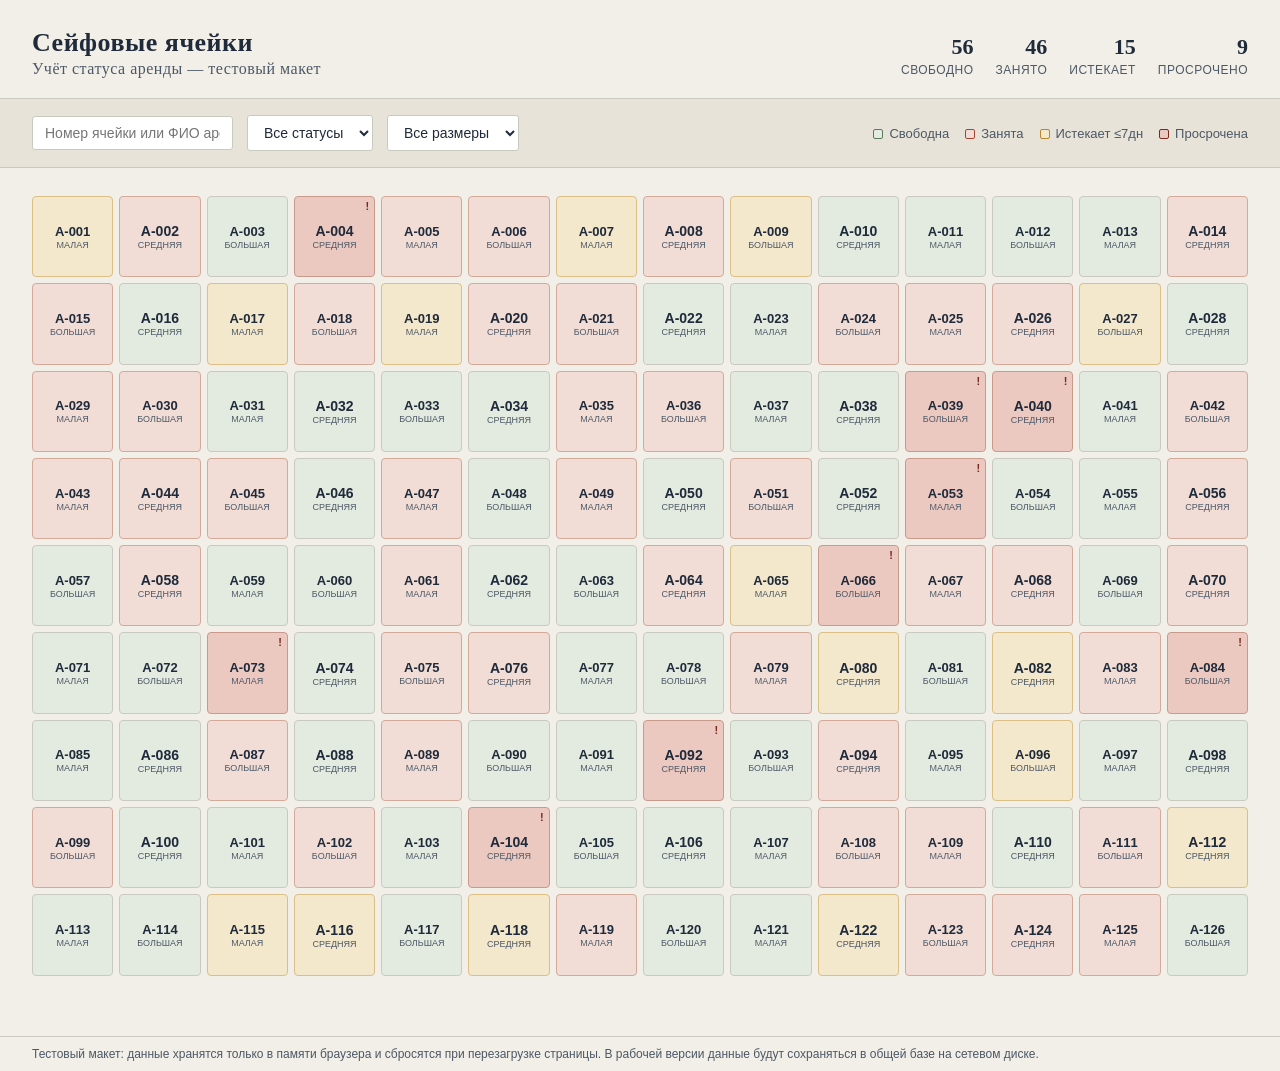
<file: seyfy-prototip.html>
<!DOCTYPE html>
<html lang="ru">
<head>
<meta charset="UTF-8">
<meta name="viewport" content="width=device-width, initial-scale=1.0">
<title>Учёт сейфовых ячеек</title>
<style>
  :root{
    --paper: #f2efe8;
    --paper-2: #e8e3d8;
    --ink: #1f2a3a;
    --ink-soft: #4c5866;
    --steel: #8b93a1;
    --steel-line: #c9cabf;
    --free: #5b7b5e;
    --free-bg: #e3ebe0;
    --soon: #b8862f;
    --soon-bg: #f3e7cc;
    --occ: #a8442f;
    --occ-bg: #f1ddd6;
    --overdue: #7a2b1f;
    --overdue-bg: #ecc9c0;
  }
  *{box-sizing:border-box;}
  body{
    margin:0;
    background:var(--paper);
    color:var(--ink);
    font-family: "Segoe UI", Tahoma, Arial, sans-serif;
    min-height:100vh;
  }
  header{
    padding:28px 32px 20px;
    border-bottom:1px solid var(--steel-line);
    display:flex;
    justify-content:space-between;
    align-items:flex-end;
    flex-wrap:wrap;
    gap:16px;
  }
  .brand{
    font-family: Georgia, "Times New Roman", serif;
    font-size:26px;
    letter-spacing:0.5px;
    font-weight:600;
  }
  .brand span{ color:var(--ink-soft); font-family:inherit; font-weight:400; font-size:16px; display:block; margin-top:2px;}
  .stats{ display:flex; gap:22px; }
  .stat{ text-align:right; }
  .stat b{ display:block; font-size:22px; font-family:Georgia, serif; }
  .stat small{ color:var(--ink-soft); font-size:12px; text-transform:uppercase; letter-spacing:0.5px; }

  .toolbar{
    padding:16px 32px;
    display:flex;
    gap:14px;
    align-items:center;
    flex-wrap:wrap;
    border-bottom:1px solid var(--steel-line);
    background:var(--paper-2);
  }
  .toolbar input, .toolbar select{
    padding:8px 12px;
    border:1px solid var(--steel-line);
    background:#fff;
    border-radius:3px;
    font-size:14px;
    color:var(--ink);
  }
  .legend{ display:flex; gap:16px; margin-left:auto; font-size:13px; color:var(--ink-soft);}
  .legend i{ display:inline-block; width:10px; height:10px; border-radius:2px; margin-right:6px; vertical-align:middle;}

  .vault{
    padding:28px 32px 60px;
    display:grid;
    grid-template-columns:repeat(14, minmax(0,1fr));
    gap:6px;
    max-width:1400px;
  }
  .cell{
    aspect-ratio:1;
    border:1px solid var(--steel-line);
    background:var(--free-bg);
    border-radius:4px;
    display:flex;
    flex-direction:column;
    align-items:center;
    justify-content:center;
    cursor:pointer;
    font-size:11px;
    color:var(--ink);
    position:relative;
    transition:transform .08s ease;
  }
  .cell:hover{ transform:translateY(-2px); box-shadow:0 3px 8px rgba(0,0,0,0.12); }
  .cell .num{ font-weight:700; font-size:13px; }
  .cell .size{ font-size:9px; color:var(--ink-soft); text-transform:uppercase; margin-top:1px;}
  .cell.small{ }
  .cell.medium .num{ font-size:14px; }
  .cell.large{ }
  .cell.occupied{ background:var(--occ-bg); border-color:#d3a99a; }
  .cell.soon{ background:var(--soon-bg); border-color:#dcbf85; }
  .cell.overdue{ background:var(--overdue-bg); border-color:#c99a8c; }
  .cell.overdue::after{
    content:"!"; position:absolute; top:3px; right:5px; font-weight:800; color:var(--overdue); font-size:11px;
  }

  /* модальное окно */
  .overlay{
    position:fixed; inset:0; background:rgba(31,42,58,0.45);
    display:none; align-items:center; justify-content:center; z-index:50;
  }
  .overlay.open{ display:flex; }
  .modal{
    background:var(--paper); border:1px solid var(--steel-line); border-radius:6px;
    width:380px; max-width:92vw; padding:24px; box-shadow:0 12px 32px rgba(0,0,0,0.25);
  }
  .modal h2{ margin:0 0 2px; font-family:Georgia, serif; font-size:22px; }
  .modal .sub{ color:var(--ink-soft); font-size:13px; margin-bottom:16px; }
  .field{ margin-bottom:12px; }
  .field label{ display:block; font-size:12px; color:var(--ink-soft); margin-bottom:4px; text-transform:uppercase; letter-spacing:0.3px;}
  .field input, .field select{
    width:100%; padding:8px 10px; border:1px solid var(--steel-line); border-radius:3px; font-size:14px; background:#fff;
  }
  .badge{
    display:inline-block; padding:3px 9px; border-radius:12px; font-size:12px; font-weight:600;
  }
  .badge.free{ background:var(--free-bg); color:var(--free); }
  .badge.occupied{ background:var(--occ-bg); color:var(--occ); }
  .badge.soon{ background:var(--soon-bg); color:var(--soon); }
  .badge.overdue{ background:var(--overdue-bg); color:var(--overdue); }

  .modal-actions{ display:flex; gap:10px; margin-top:18px; }
  button{
    font-family:inherit; font-size:14px; padding:9px 16px; border-radius:4px; border:1px solid var(--steel-line);
    cursor:pointer; background:#fff;
  }
  button.primary{ background:var(--ink); color:#fff; border-color:var(--ink); }
  button.danger{ background:var(--occ); color:#fff; border-color:var(--occ); }
  button.ghost{ background:transparent; }
  .close-x{ position:absolute; top:14px; right:16px; border:none; background:none; font-size:18px; cursor:pointer; color:var(--ink-soft);}
  .modal{ position:relative; }

  .note{
    padding:10px 32px; font-size:12px; color:var(--ink-soft); border-top:1px solid var(--steel-line);
  }
</style>
</head>
<body>

<header>
  <div class="brand">Сейфовые ячейки<span>Учёт статуса аренды — тестовый макет</span></div>
  <div class="stats">
    <div class="stat"><b id="statFree">-</b><small>Свободно</small></div>
    <div class="stat"><b id="statOcc">-</b><small>Занято</small></div>
    <div class="stat"><b id="statSoon">-</b><small>Истекает</small></div>
    <div class="stat"><b id="statOver">-</b><small>Просрочено</small></div>
  </div>
</header>

<div class="toolbar">
  <input id="search" type="text" placeholder="Номер ячейки или ФИО арендатора">
  <select id="filterStatus">
    <option value="">Все статусы</option>
    <option value="free">Свободна</option>
    <option value="occupied">Занята</option>
    <option value="soon">Истекает</option>
    <option value="overdue">Просрочена</option>
  </select>
  <select id="filterSize">
    <option value="">Все размеры</option>
    <option value="small">Малая</option>
    <option value="medium">Средняя</option>
    <option value="large">Большая</option>
  </select>
  <div class="legend">
    <span><i style="background:var(--free-bg);border:1px solid var(--free)"></i>Свободна</span>
    <span><i style="background:var(--occ-bg);border:1px solid var(--occ)"></i>Занята</span>
    <span><i style="background:var(--soon-bg);border:1px solid var(--soon)"></i>Истекает ≤7дн</span>
    <span><i style="background:var(--overdue-bg);border:1px solid var(--overdue)"></i>Просрочена</span>
  </div>
</div>

<div class="vault" id="vault"></div>

<div class="note">Тестовый макет: данные хранятся только в памяти браузера и сбросятся при перезагрузке страницы. В рабочей версии данные будут сохраняться в общей базе на сетевом диске.</div>

<div class="overlay" id="overlay">
  <div class="modal" id="modalBox"></div>
</div>

<script>
const SIZES = ['small','medium','large'];
const SIZE_LABEL = {small:'Малая', medium:'Средняя', large:'Большая'};
const NAMES = ['Иванов И.И.','Петрова С.А.','Сидоров К.М.','Кузнецова Е.В.','Смирнов А.П.','Волкова Н.С.','Морозов Д.А.','Егорова Т.Л.'];

let safes = [];
const TOTAL = 126;
const today = new Date();

function fmtDate(d){
  return d.toISOString().slice(0,10);
}
function addDays(base, days){
  const d = new Date(base);
  d.setDate(d.getDate()+days);
  return d;
}

function initData(){
  for(let i=1;i<=TOTAL;i++){
    const size = SIZES[i % 3 === 0 ? 2 : (i % 2 === 0 ? 1 : 0)];
    // распределение: ~45% свободны, остальное занято с разным сроком
    const roll = Math.random();
    let status='free', renter=null, openDate=null, endDate=null;
    if(roll > 0.45){
      status='occupied';
      renter = NAMES[Math.floor(Math.random()*NAMES.length)];
      const openOffset = -Math.floor(Math.random()*300)-10;
      openDate = fmtDate(addDays(today, openOffset));
      // немного сделаем просроченных и скоро истекающих для демонстрации
      const endRoll = Math.random();
      let endOffset;
      if(endRoll < 0.12) endOffset = -Math.floor(Math.random()*20)-1; // просрочено
      else if(endRoll < 0.30) endOffset = Math.floor(Math.random()*7)+1; // скоро истекает
      else endOffset = Math.floor(Math.random()*300)+30;
      endDate = fmtDate(addDays(today, endOffset));
    }
    safes.push({
      id:i,
      number: 'A-' + String(i).padStart(3,'0'),
      size, status, renter, openDate, endDate
    });
  }
}

function computeState(safe){
  if(safe.status === 'free') return 'free';
  const end = new Date(safe.endDate);
  const diffDays = Math.ceil((end - today) / (1000*60*60*24));
  if(diffDays < 0) return 'overdue';
  if(diffDays <= 7) return 'soon';
  return 'occupied';
}

const STATE_LABEL = {free:'Свободна', occupied:'Занята', soon:'Истекает', overdue:'Просрочена'};

function render(){
  const vault = document.getElementById('vault');
  vault.innerHTML = '';
  const q = document.getElementById('search').value.trim().toLowerCase();
  const fStatus = document.getElementById('filterStatus').value;
  const fSize = document.getElementById('filterSize').value;

  let counts = {free:0, occupied:0, soon:0, overdue:0};

  safes.forEach(safe => {
    const state = computeState(safe);
    if(state === 'occupied') counts.occupied++;
    else counts[state]++;

    if(q){
      const inNumber = safe.number.toLowerCase().includes(q);
      const inRenter = safe.renter && safe.renter.toLowerCase().includes(q);
      if(!inNumber && !inRenter) return;
    }
    if(fStatus && state !== fStatus) return;
    if(fSize && safe.size !== fSize) return;

    const div = document.createElement('div');
    div.className = `cell ${safe.size} ${state}`;
    div.innerHTML = `<div class="num">${safe.number}</div><div class="size">${SIZE_LABEL[safe.size]}</div>`;
    div.onclick = () => openModal(safe.id);
    vault.appendChild(div);
  });

  document.getElementById('statFree').textContent = counts.free;
  document.getElementById('statOcc').textContent = counts.occupied;
  document.getElementById('statSoon').textContent = counts.soon;
  document.getElementById('statOver').textContent = counts.overdue;
}

function openModal(id){
  const safe = safes.find(s => s.id === id);
  const state = computeState(safe);
  const box = document.getElementById('modalBox');

  let fields = '';
  if(safe.status === 'occupied'){
    fields = `
      <div class="field"><label>Арендатор</label><input id="f-renter" value="${safe.renter || ''}"></div>
      <div class="field"><label>Дата открытия</label><input id="f-open" type="date" value="${safe.openDate || ''}"></div>
      <div class="field"><label>Дата окончания аренды</label><input id="f-end" type="date" value="${safe.endDate || ''}"></div>
    `;
  }

  box.innerHTML = `
    <button class="close-x" onclick="closeModal()">✕</button>
    <h2>${safe.number}</h2>
    <div class="sub">${SIZE_LABEL[safe.size]} ячейка &nbsp;·&nbsp; <span class="badge ${state}">${STATE_LABEL[state]}</span></div>
    ${fields}
    <div class="modal-actions">
      ${safe.status === 'free'
        ? `<button class="primary" onclick="assignSafe(${id})">Занять ячейку</button>`
        : `<button class="primary" onclick="saveSafe(${id})">Сохранить</button>
           <button class="danger" onclick="freeSafe(${id})">Освободить</button>`
      }
      <button class="ghost" onclick="closeModal()">Закрыть</button>
    </div>
  `;
  document.getElementById('overlay').classList.add('open');
}

function closeModal(){
  document.getElementById('overlay').classList.remove('open');
}

function assignSafe(id){
  const safe = safes.find(s => s.id === id);
  safe.status = 'occupied';
  safe.renter = '';
  safe.openDate = fmtDate(today);
  safe.endDate = fmtDate(addDays(today, 365));
  closeModal();
  render();
  openModal(id);
}

function saveSafe(id){
  const safe = safes.find(s => s.id === id);
  safe.renter = document.getElementById('f-renter').value || 'Без имени';
  safe.openDate = document.getElementById('f-open').value;
  safe.endDate = document.getElementById('f-end').value;
  closeModal();
  render();
}

function freeSafe(id){
  const safe = safes.find(s => s.id === id);
  safe.status = 'free';
  safe.renter = null;
  safe.openDate = null;
  safe.endDate = null;
  closeModal();
  render();
}

document.getElementById('search').addEventListener('input', render);
document.getElementById('filterStatus').addEventListener('change', render);
document.getElementById('filterSize').addEventListener('change', render);
document.getElementById('overlay').addEventListener('click', (e)=>{ if(e.target.id==='overlay') closeModal(); });

initData();
render();
</script>
</body>
</html>
</file>
